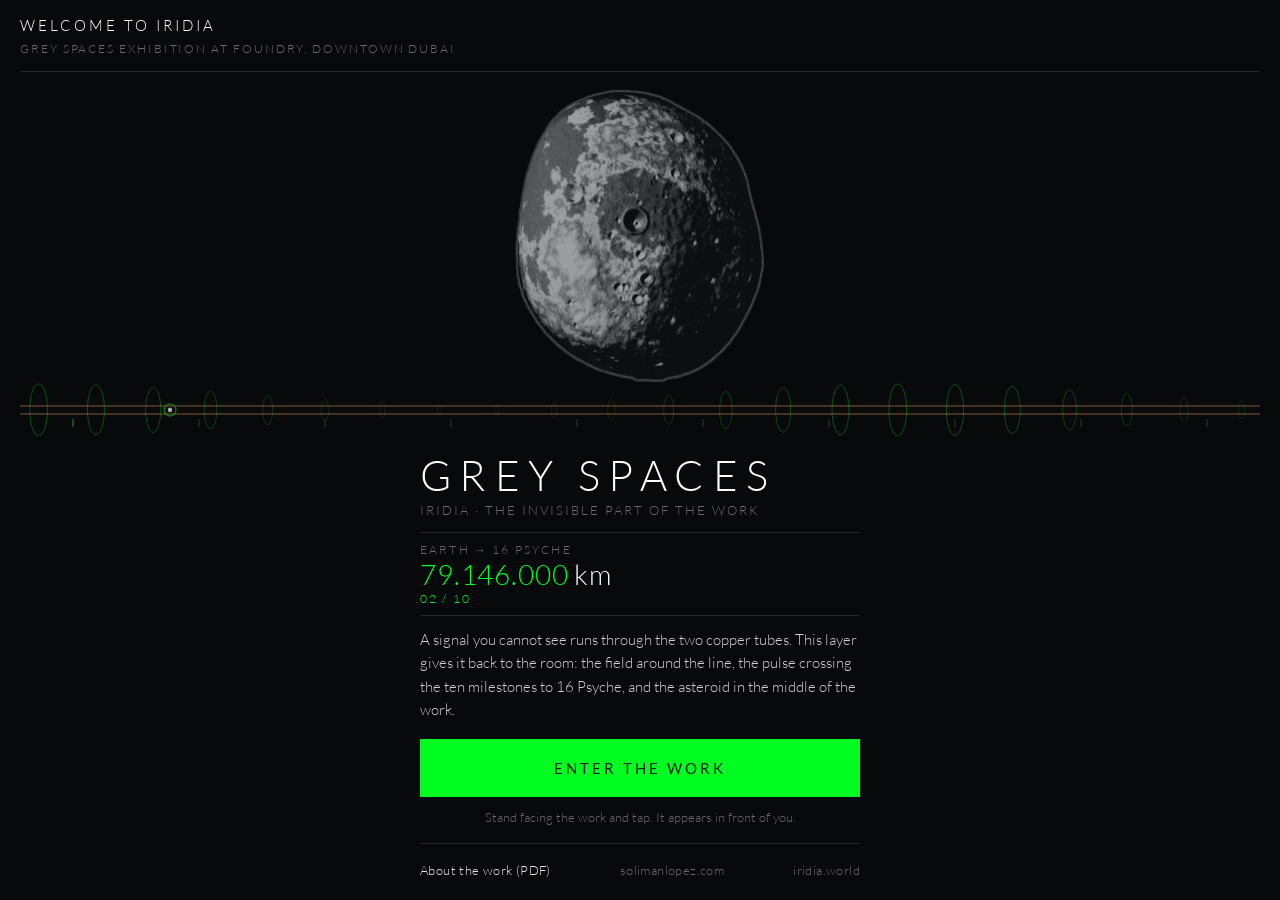
<file: index.html>
<!doctype html>
<html lang="en">
<head>
<meta charset="utf-8">
<meta name="viewport" content="width=device-width, initial-scale=1, maximum-scale=1, viewport-fit=cover">
<meta name="theme-color" content="#07090b">
<meta name="description" content="GREY SPACES — the radio-frequency field and asteroid 16 Psyche, overlaid on the installation. Grey Spaces Exhibition at Foundry Downtown Dubai.">
<title>GREY SPACES · AR</title>
<link rel="preload" href="css/fuentes/lato-latin-300-normal.woff2" as="font" type="font/woff2" crossorigin>
<link rel="preload" href="img/psyche-mezzotint.webp" as="image">
<link rel="stylesheet" href="css/app.css">
<script type="importmap">
{
  "imports": {
    "three": "./vendor/three/three.module.js",
    "three/addons/": "./vendor/three/addons/",
    "mindar-image-three": "./vendor/mindar/mindar-image-three.prod.js"
  }
}
</script>
</head>
<body>

<div id="ar"></div>

<!-- Welcome ------------------------------------------------------------- -->
<section id="portada">
  <header class="cabecera">
    <span class="kicker">Welcome to IRIDIA</span>
    <span class="lugar">Grey Spaces Exhibition at Foundry, Downtown Dubai</span>
  </header>

  <canvas id="cielo" aria-hidden="true"></canvas>

  <div class="marco">
    <h1 id="titulo">GREY SPACES</h1>
    <p id="subtitulo"></p>

    <div class="lectura" aria-live="off">
      <span class="lectura-eti">Earth → 16 Psyche</span>
      <span class="lectura-num"><strong id="contador">39.573.000</strong> km</span>
      <span class="lectura-hito" id="contador-hito">01 / 10</span>
    </div>

    <p class="cuerpo">
      A signal you cannot see runs through the two copper tubes. This layer
      gives it back to the room: the field around the line, the pulse crossing
      the ten milestones to 16 Psyche, and the asteroid in the middle of the work.
    </p>

    <button id="btn-entrar">Enter the work</button>
    <p class="pista">Stand facing the work and tap. It appears in front of you.</p>
    <p id="error"></p>

    <nav class="enlaces" aria-label="Links"></nav>
  </div>
</section>

<!-- Overlay: a viewfinder. Status top-left, iridia.world top-centre, the
     three calls to action pinned to the bottom edge, layers bottom-right. -->
<div class="visor" aria-hidden="true"><i></i><i></i><i></i><i></i></div>

<div id="estado" class="estado buscando">
  <span class="punto"></span><span id="estado-texto">Searching</span>
</div>

<a id="cta-iridia" class="cta cta-arriba" target="_blank" rel="noopener">iridia.world</a>

<div id="pie">
  <span id="pie-frec"></span>
  <strong id="pie-dato"></strong>
  <span id="pie-luz"></span>
</div>

<nav class="borde-abajo" aria-label="Links">
  <a id="cta-artista" class="cta" target="_blank" rel="noopener">Solimán López</a>
  <a id="cta-pdf" class="cta cta-principal" target="_blank" rel="noopener">About the work · PDF</a>
  <button id="btn-recolocar" class="cta" aria-label="Put the work in front of you again">Centre</button>
  <button id="btn-capas" class="cta" aria-label="Layers">Layers</button>
</nav>
<div id="capas"></div>

<div id="aviso"></div>

<!-- Calibration ----------------------------------------------------------- -->
<div id="calibrar">
  <header>
    <strong>Trigger calibration</strong>
    <button id="cal-cerrar" aria-label="Close">close</button>
  </header>
  <select id="cal-marcador"></select>
  <div id="cal-campos"></div>
  <p class="cal-nota">
    Turn on the <em>Alignment guide</em> layer and move the values until the
    wireframe sits on the real tubes. Then copy and paste into js/config.js.
  </p>
  <button id="cal-copiar">Copy calibration</button>
</div>

<script type="module" src="js/main.js"></script>
</body>
</html>
</file>
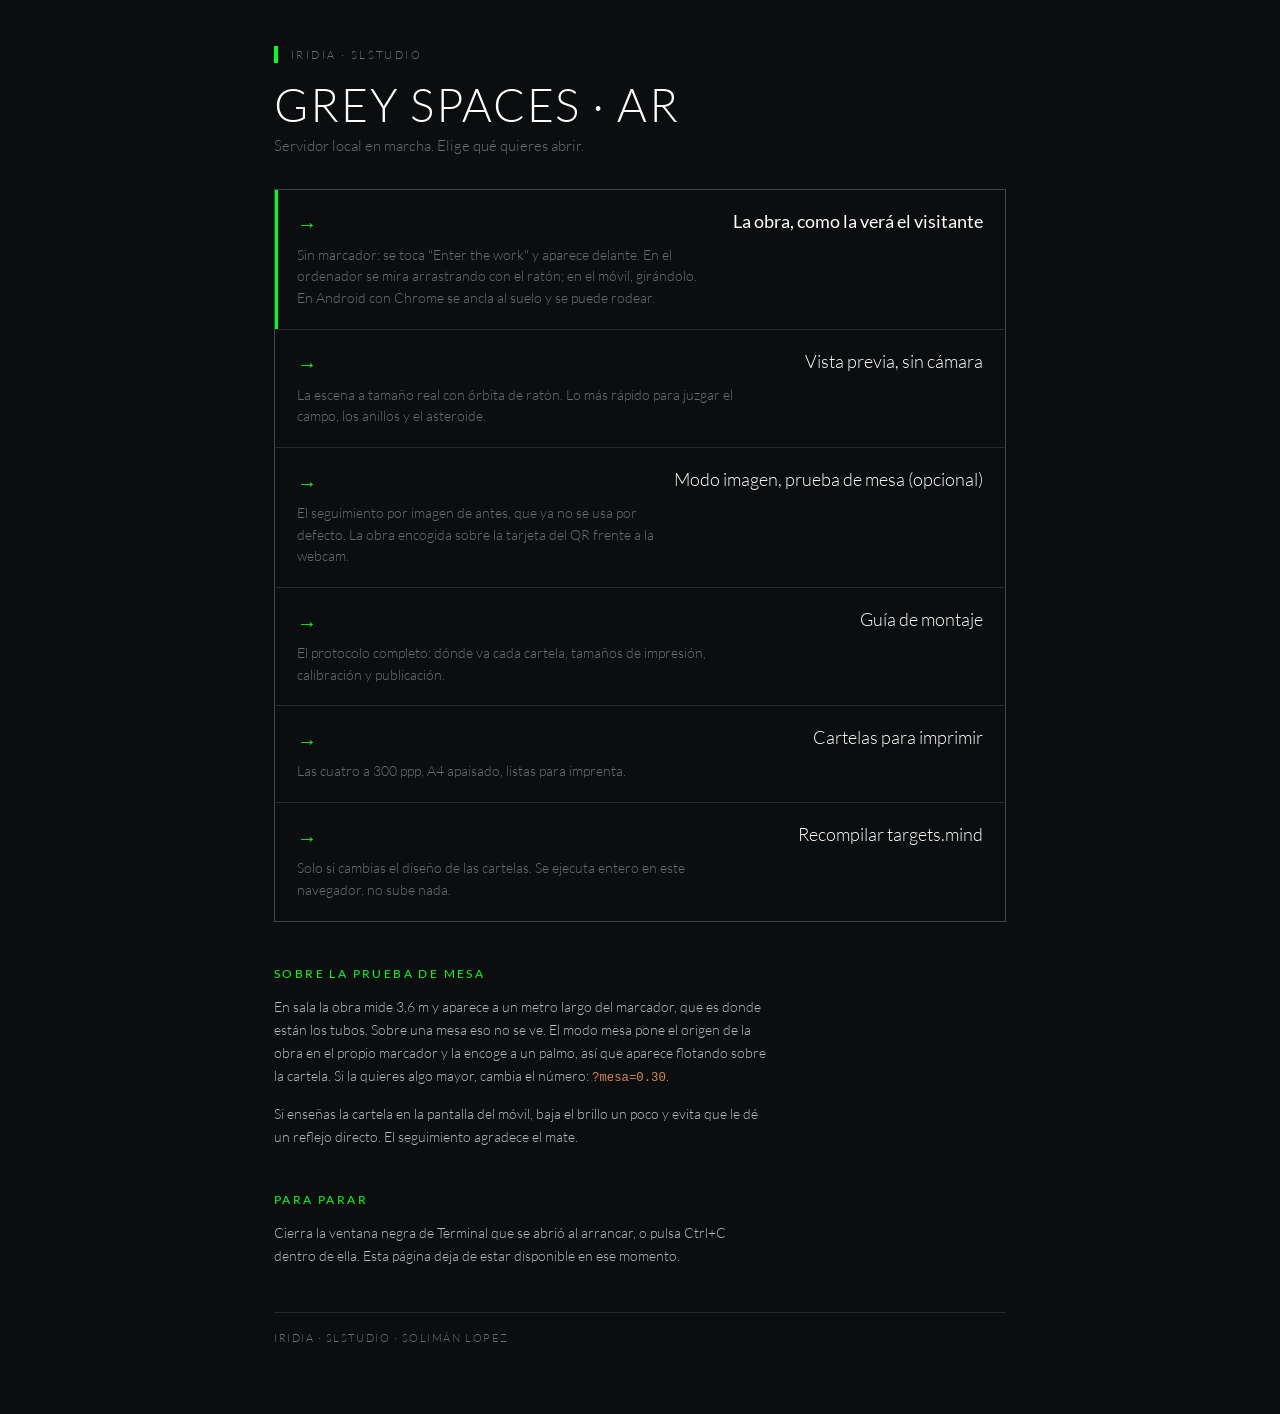
<file: inicio.html>
<!doctype html>
<html lang="es">
<head>
<meta charset="utf-8">
<meta name="viewport" content="width=device-width, initial-scale=1">
<title>GREY SPACES · AR — inicio</title>
<link rel="stylesheet" href="css/app.css">
<style>
  body { display: block; overflow-y: auto; }
  .hoja { max-width: 780px; margin: 0 auto; padding: 46px 24px 70px; }

  .marca {
    display: flex; align-items: center; gap: 13px;
    font-size: 11px; letter-spacing: .22em; text-transform: uppercase;
    color: var(--gris-tenue);
  }
  .marca .claim { width: 4px; height: 17px; background: var(--campo); }

  h1 {
    margin: 16px 0 6px; font-size: clamp(30px, 6vw, 46px); font-weight: 300;
    letter-spacing: .04em; color: #fff;
  }
  .sub { margin: 0 0 34px; font-size: 15px; color: var(--gris-tenue); }

  .rejilla { display: grid; gap: 1px; background: var(--linea); border: 1px solid var(--linea); }
  a.opcion {
    display: grid; grid-template-columns: 1fr auto; align-items: center; gap: 6px 18px;
    padding: 20px 22px; background: var(--fondo);
    color: inherit; text-decoration: none;
    transition: background .18s ease;
  }
  a.opcion:hover, a.opcion:focus-visible { background: #12171a; outline: 0; }
  a.opcion:focus-visible { box-shadow: inset 3px 0 0 var(--campo); }
  a.opcion .t { font-size: 18px; color: #fff; }
  a.opcion .d {
    grid-column: 1; font-size: 14px; line-height: 1.55; color: var(--gris-tenue);
    max-width: 56ch;
  }
  a.opcion .flecha { grid-row: 1 / span 2; color: var(--campo); font-size: 20px; }
  a.opcion.principal { box-shadow: inset 3px 0 0 var(--campo); }
  a.opcion.principal .t { font-weight: 400; }

  h2 {
    margin: 44px 0 14px; font-size: 12px; letter-spacing: .2em;
    text-transform: uppercase; color: var(--campo); font-weight: 400;
  }
  .nota { font-size: 14px; line-height: 1.65; color: #b3bbc1; max-width: 62ch; }
  .nota + .nota { margin-top: 12px; }
  .nota code {
    font-family: ui-monospace, SFMono-Regular, Menlo, monospace; font-size: .88em;
    color: var(--cobre);
  }
  .pie-inicio {
    margin-top: 44px; padding-top: 18px; border-top: 1px solid var(--linea);
    font-size: 11px; letter-spacing: .14em; text-transform: uppercase;
    color: var(--gris-tenue);
  }
</style>
</head>
<body>
<div class="hoja">

  <div class="marca"><span class="claim"></span><span>IRIDIA · SLStudio</span></div>
  <h1>GREY SPACES · AR</h1>
  <p class="sub">Servidor local en marcha. Elige qué quieres abrir.</p>

  <div class="rejilla">

    <a class="opcion principal" href="index.html">
      <span class="t">La obra, como la verá el visitante</span>
      <span class="flecha">→</span>
      <span class="d">Sin marcador: se toca "Enter the work" y aparece delante. En el
        ordenador se mira arrastrando con el ratón; en el móvil, girándolo.
        En Android con Chrome se ancla al suelo y se puede rodear.</span>
    </a>

    <a class="opcion" href="index.html?previa=1">
      <span class="t">Vista previa, sin cámara</span>
      <span class="flecha">→</span>
      <span class="d">La escena a tamaño real con órbita de ratón. Lo más rápido para
        juzgar el campo, los anillos y el asteroide.</span>
    </a>

    <a class="opcion" href="index.html?modo=imagen&amp;mesa=1">
      <span class="t">Modo imagen, prueba de mesa (opcional)</span>
      <span class="flecha">→</span>
      <span class="d">El seguimiento por imagen de antes, que ya no se usa por defecto.
        La obra encogida sobre la tarjeta del QR frente a la webcam.</span>
    </a>

    <a class="opcion" href="guia-ar.html">
      <span class="t">Guía de montaje</span>
      <span class="flecha">→</span>
      <span class="d">El protocolo completo: dónde va cada cartela, tamaños de
        impresión, calibración y publicación.</span>
    </a>

    <a class="opcion" href="targets/imprimir/">
      <span class="t">Cartelas para imprimir</span>
      <span class="flecha">→</span>
      <span class="d">Las cuatro a 300 ppp, A4 apaisado, listas para imprenta.</span>
    </a>

    <a class="opcion" href="tools/compilar.html">
      <span class="t">Recompilar targets.mind</span>
      <span class="flecha">→</span>
      <span class="d">Solo si cambias el diseño de las cartelas. Se ejecuta entero en
        este navegador, no sube nada.</span>
    </a>

  </div>

  <h2>Sobre la prueba de mesa</h2>
  <p class="nota">
    En sala la obra mide 3,6 m y aparece a un metro largo del marcador, que es donde
    están los tubos. Sobre una mesa eso no se ve. El modo mesa pone el origen de la
    obra en el propio marcador y la encoge a un palmo, así que aparece flotando sobre
    la cartela. Si la quieres algo mayor, cambia el número: <code>?mesa=0.30</code>.
  </p>
  <p class="nota">
    Si enseñas la cartela en la pantalla del móvil, baja el brillo un poco y evita
    que le dé un reflejo directo. El seguimiento agradece el mate.
  </p>

  <h2>Para parar</h2>
  <p class="nota">
    Cierra la ventana negra de Terminal que se abrió al arrancar, o pulsa
    Ctrl+C dentro de ella. Esta página deja de estar disponible en ese momento.
  </p>

  <div class="pie-inicio">IRIDIA · SLStudio · Solimán López</div>

</div>
</body>
</html>
</file>
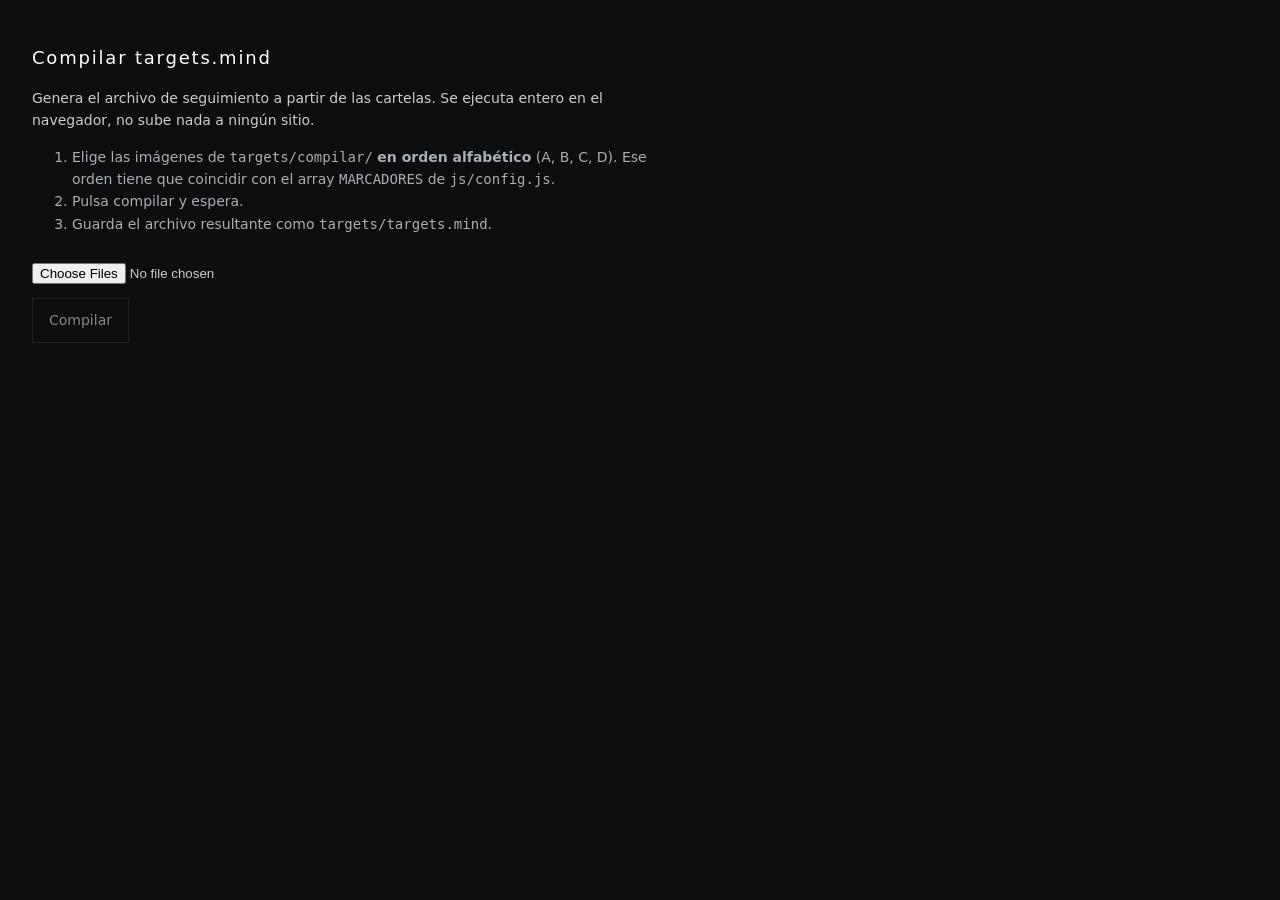
<file: tools/compilar.html>
<!doctype html>
<html lang="es">
<head>
<meta charset="utf-8">
<title>Compilar targets.mind — GREY SPACES</title>
<style>
  body { font: 14px/1.6 system-ui, sans-serif; background:#0b0d0f; color:#c9ced2;
         margin:0; padding:32px; }
  h1 { font-size:18px; font-weight:400; letter-spacing:.1em; color:#fff; }
  .caja { max-width:640px; }
  input[type=file] { margin:14px 0; color:#c9ced2; }
  button { padding:10px 16px; background:transparent; color:#fff;
           border:1px solid #00ff21; font:inherit; cursor:pointer; }
  button:disabled { opacity:.5; border-color:#333; cursor:default; }
  #log { white-space:pre-wrap; margin-top:18px; font-family:ui-monospace,monospace;
         font-size:12px; color:#8f979d; }
  ol { color:#a8afb5; }
</style>
</head>
<body>
<div class="caja">
  <h1>Compilar targets.mind</h1>
  <p>Genera el archivo de seguimiento a partir de las cartelas. Se ejecuta entero
     en el navegador, no sube nada a ningún sitio.</p>
  <ol>
    <li>Elige las imágenes de <code>targets/compilar/</code> <strong>en orden
        alfabético</strong> (A, B, C, D). Ese orden tiene que coincidir con el
        array <code>MARCADORES</code> de <code>js/config.js</code>.</li>
    <li>Pulsa compilar y espera.</li>
    <li>Guarda el archivo resultante como <code>targets/targets.mind</code>.</li>
  </ol>
  <input type="file" id="ficheros" accept="image/*" multiple>
  <br>
  <button id="ir" disabled>Compilar</button>
  <div id="log"></div>
</div>

<script type="module">
import { Compiler } from '../vendor/mindar/mindar-image.prod.js';

const log = (m) => { document.querySelector('#log').textContent += m + '\n'; };
const ficheros = document.querySelector('#ficheros');
const ir = document.querySelector('#ir');
let imagenes = [];

async function cargar(file) {
  return new Promise((res, rej) => {
    const img = new Image();
    img.onload = () => res(img);
    img.onerror = rej;
    img.src = URL.createObjectURL(file);
  });
}

ficheros.addEventListener('change', async () => {
  const files = [...ficheros.files].sort((a, b) => a.name.localeCompare(b.name));
  imagenes = [];
  for (const f of files) {
    const img = await cargar(f);
    imagenes.push(img);
    log(`${f.name}  ${img.width}x${img.height}`);
  }
  ir.disabled = imagenes.length === 0;
});

ir.addEventListener('click', () => compilar(imagenes));

async function compilar(imgs) {
  ir.disabled = true;
  const compiler = new Compiler();
  const t0 = performance.now();
  await compiler.compileImageTargets(imgs, (p) => {
    if (Math.round(p) % 10 === 0) log(`  ${Math.round(p)} %`);
  });
  const buffer = await compiler.exportData();
  log(`listo en ${((performance.now() - t0) / 1000).toFixed(1)} s · ` +
      `${(buffer.byteLength / 1024).toFixed(0)} KB`);
  const url = URL.createObjectURL(new Blob([buffer]));
  const a = document.createElement('a');
  a.href = url; a.download = 'targets.mind'; a.textContent = 'Descargar targets.mind';
  a.style.cssText = 'display:block;margin-top:14px;color:#00ff21';
  document.querySelector('.caja').appendChild(a);
  window.__mind = buffer;
  window.__hecho = true;
}

window.__compilarDesdeRutas = async (rutas) => {
  const imgs = [];
  for (const r of rutas) {
    const img = new Image();
    await new Promise((res, rej) => { img.onload = res; img.onerror = rej; img.src = r; });
    imgs.push(img);
    log(`${r}  ${img.width}x${img.height}`);
  }
  await compilar(imgs);
};
</script>
</body>
</html>
</file>
<file: css/app.css>
/* Lato autoalojada: en sala no se puede depender de que haya red buena.
   Es la misma tipografía que llevan pegada los bloques de la instalación. */
@font-face {
  font-family: 'Lato'; font-style: normal; font-weight: 300; font-display: swap;
  src: url('fuentes/lato-latin-300-normal.woff2') format('woff2');
}
@font-face {
  font-family: 'Lato'; font-style: normal; font-weight: 400; font-display: swap;
  src: url('fuentes/lato-latin-400-normal.woff2') format('woff2');
}

/* GREY SPACES · AR — superposición
   Gris de la pieza, cobre de los tubos, frío de la señal. */

:root {
  --fondo: #0b0d0f;
  --gris: #babfc4;
  --gris-tenue: rgba(186, 191, 196, 0.55);
  --cobre: #d08b4f;
  --campo: #00ff21;   /* el verde de IRIDIA */
  --claiming: #ff4d3d;
  --linea: rgba(186, 191, 196, 0.16);
  --safe-b: env(safe-area-inset-bottom, 0px);
  --safe-t: env(safe-area-inset-top, 0px);
}

* { box-sizing: border-box; }

html, body {
  margin: 0; padding: 0; height: 100%;
  background: var(--fondo);
  color: var(--gris);
  font-family: Lato, "Helvetica Neue", Arial, sans-serif;
  font-weight: 300;
  -webkit-font-smoothing: antialiased;
  overscroll-behavior: none;
  touch-action: manipulation;
}

#ar {
  position: fixed; inset: 0;
  width: 100%; height: 100%;
  overflow: hidden;
}
#ar video, #ar canvas { object-fit: cover; }

/* ---------- Portada ----------
   Una cartela: cabecera, imagen, texto. Sin brillos ni degradados; el único
   movimiento es el de la señal. */
#portada {
  position: fixed; inset: 0; z-index: 40;
  display: grid; grid-template-rows: auto 1fr auto;
  padding: calc(16px + var(--safe-t)) 20px calc(16px + var(--safe-b));
  background: #07090b;
  overflow: hidden;
  transition: opacity .6s ease, visibility .6s;
}
#portada.fuera { opacity: 0; visibility: hidden; pointer-events: none; }
#cielo { display: block; width: 100%; height: 100%; min-height: 0; }

.cabecera {
  display: grid; gap: 5px;
  padding-bottom: 14px; border-bottom: 1px solid var(--linea);
  font-size: 12px; letter-spacing: .16em; text-transform: uppercase;
  color: var(--gris-tenue); line-height: 1.35;
}
.cabecera .kicker { color: #fff; font-size: 15px; letter-spacing: .2em; }

.marco { width: 100%; max-width: 440px; justify-self: center; animation: aparecer 1s .2s ease both; }

h1 {
  margin: 16px 0 4px; font-size: clamp(30px, 8.6vw, 42px); font-weight: 300;
  letter-spacing: .2em; color: #fff; line-height: 1.1; white-space: nowrap;
}
#subtitulo {
  margin: 0 0 14px; font-size: 12.5px; letter-spacing: .16em;
  text-transform: uppercase; color: var(--gris-tenue);
}

.lectura {
  display: grid; grid-template-columns: 1fr auto; gap: 0 12px; align-items: baseline;
  padding: 9px 0; margin-bottom: 12px;
  border-top: 1px solid var(--linea); border-bottom: 1px solid var(--linea);
  font-variant-numeric: tabular-nums;
}
.lectura-eti { font-size: 12px; letter-spacing: .18em; text-transform: uppercase; color: var(--gris-tenue); }
.lectura-hito { font-size: 12px; letter-spacing: .18em; color: var(--campo); }
.lectura-num { grid-column: 1 / -1; font-size: 28px; letter-spacing: .03em; color: #fff; }
.lectura-num strong { font-weight: 300; color: var(--campo); }

.cuerpo { margin: 0 0 18px; font-size: 15px; line-height: 1.55; color: #cfd4d8; }

#btn-entrar {
  width: 100%; min-height: 58px; padding: 16px 18px;
  background: var(--campo); color: #041a08;
  border: 1px solid var(--campo);
  font: inherit; font-size: 15px; font-weight: 400; letter-spacing: .2em; text-transform: uppercase;
  cursor: pointer; transition: background .2s ease, color .2s ease;
}
#btn-entrar:active:not(:disabled) { background: #fff; border-color: #fff; }
#btn-entrar:disabled { background: transparent; color: var(--gris-tenue); border-color: var(--linea); cursor: default; }

.pista { margin: 12px 0 0; font-size: 13px; color: var(--gris-tenue); text-align: center; }

#error { margin: 12px 0 0; font-size: 13px; line-height: 1.5; color: var(--claiming); display: none; }
#error.visible { display: block; }

@keyframes aparecer { from { opacity: 0; } to { opacity: 1; } }

/* Móviles bajos (iPhone SE y similares): menos aire, el asteroide manda. */
@media (max-height: 720px) {
  .marco { margin-top: 8px; }
  h1 { margin-top: 8px; }
  #subtitulo { margin-bottom: 8px; }
  .lectura { padding: 6px 0; margin-bottom: 8px; }
  .lectura-num { font-size: 20px; }
  .cuerpo { font-size: 13px; line-height: 1.45; margin-bottom: 10px; }
  #btn-entrar { padding: 12px 18px; }
  .pista { margin-top: 6px; }
  .enlaces { margin-top: 8px; padding-top: 6px; }
}

/* ---------- Enlaces permanentes ---------- */
.enlaces {
  display: flex; flex-wrap: wrap; justify-content: space-between; gap: 4px 10px;
  margin-top: 18px; padding-top: 12px; border-top: 1px solid var(--linea);
  font-size: 13px; letter-spacing: .03em;
}
.enlaces a { color: var(--gris-tenue); text-decoration: none; padding: 6px 0; }
.enlaces a:hover, .enlaces a:focus-visible { color: #fff; }
.enlaces a.pdf { color: #e6e9eb; }


/* ---------- El visor ----------
   La vista AR es un visor de cámara: cuatro esquinas finas, el estado arriba
   a la izquierda, iridia.world arriba en el centro, y abajo, pegados al
   borde, los tres botones: el artista a la izquierda, el PDF en el centro
   (el principal, en el verde), las capas a la derecha. Todo grande: se usa
   de pie, con el brazo estirado. */
.visor { position: fixed; inset: 0; z-index: 15; pointer-events: none; }
.visor i {
  position: absolute; width: 22px; height: 22px;
  border: 1px solid rgba(230, 233, 235, .55);
}
.visor i:nth-child(1) { top: calc(14px + var(--safe-t)); left: 14px; border-right: 0; border-bottom: 0; }
.visor i:nth-child(2) { top: calc(14px + var(--safe-t)); right: 14px; border-left: 0; border-bottom: 0; }
.visor i:nth-child(3) { bottom: calc(14px + var(--safe-b)); left: 14px; border-right: 0; border-top: 0; }
.visor i:nth-child(4) { bottom: calc(14px + var(--safe-b)); right: 14px; border-left: 0; border-top: 0; }

/* Botón del visor: rectángulo, borde fino, sin sombras ni esquinas. */
.cta {
  display: inline-flex; align-items: center; justify-content: center;
  min-height: 48px; padding: 12px 18px;
  background: rgba(8, 10, 12, .74);
  backdrop-filter: blur(10px); -webkit-backdrop-filter: blur(10px);
  border: 1px solid rgba(230, 233, 235, .38); color: #fff;
  font: inherit; font-size: 13px; letter-spacing: .16em; text-transform: uppercase;
  text-decoration: none; cursor: pointer; white-space: nowrap;
  -webkit-tap-highlight-color: transparent;
}
.cta:active { background: rgba(230, 233, 235, .92); color: #07090b; }
.cta-principal { background: var(--campo); border-color: var(--campo); color: #041a08; font-weight: 400; }
.cta-principal:active { background: #fff; border-color: #fff; }
.cta-arriba {
  position: fixed; z-index: 20; top: calc(22px + var(--safe-t)); left: 50%; transform: translateX(-50%);
}

.borde-abajo {
  position: fixed; z-index: 20; left: 22px; right: 22px;
  bottom: calc(22px + var(--safe-b));
  display: grid; grid-template-columns: auto 1fr auto; gap: 8px; align-items: stretch;
}
/* El PDF, el principal, ocupa todo el ancho justo encima del borde; en el
   borde mismo, el artista a la izquierda, "Centre" en medio (vuelve a poner
   la obra delante) y las capas a la derecha. */
.borde-abajo .cta-principal { grid-column: 1 / -1; grid-row: 1; }
#cta-artista { grid-row: 2; grid-column: 1; }
#btn-recolocar { grid-row: 2; grid-column: 2; justify-self: center; }
#btn-capas { grid-row: 2; grid-column: 3; }
@media (max-width: 400px) {
  .cta { font-size: 12px; letter-spacing: .12em; padding: 12px 14px; }
}

/* ---------- Estado del anclaje ---------- */
.estado {
  position: fixed; z-index: 20;
  top: calc(22px + var(--safe-t)); left: 22px;
  display: inline-flex; align-items: center; gap: 10px;
  min-height: 48px; padding: 12px 16px;
  background: rgba(8, 10, 12, .74);
  backdrop-filter: blur(10px); -webkit-backdrop-filter: blur(10px);
  border: 1px solid rgba(230, 233, 235, .38);
  font-size: 13px; letter-spacing: .08em; color: #fff;
  transition: opacity .4s ease;
}
.estado .punto {
  width: 9px; height: 9px; border-radius: 50%;
  background: var(--gris-tenue);
}
.estado.buscando .punto { background: var(--gris-tenue); animation: latir 1.6s infinite; }
.estado.ok .punto { background: var(--campo); }
.estado.reten .punto { background: var(--cobre); animation: latir 1s infinite; }
.estado.apunta .punto { background: var(--campo); animation: latir 1.1s infinite; }
@keyframes latir { 0%,100% { opacity: 1 } 50% { opacity: .25 } }

/* En pantallas estrechas el estado y iridia.world se pisan: iridia.world baja
   a la derecha del estado, alineado al borde. */
@media (max-width: 430px) {
  .cta-arriba { left: auto; right: 22px; transform: none; }
}

/* ---------- Centre (modos libre y giro) ---------- */
#btn-recolocar { visibility: hidden; }
body.libre #btn-recolocar, body.giro #btn-recolocar { visibility: visible; }

/* ---------- Capas ---------- */
#capas {
  position: fixed; z-index: 21;
  right: 22px; bottom: calc(136px + var(--safe-b));
  display: grid; gap: 1px;
  opacity: 0; visibility: hidden; transform: translateY(6px);
  transition: opacity .25s ease, transform .25s ease, visibility .25s;
}
#capas.abierto { opacity: 1; visibility: visible; transform: none; }
.capa {
  min-height: 44px; padding: 10px 16px; min-width: 200px; text-align: left;
  background: rgba(8, 10, 12, .84);
  backdrop-filter: blur(10px); -webkit-backdrop-filter: blur(10px);
  border: 1px solid rgba(230, 233, 235, .38); border-bottom: 0;
  color: var(--gris-tenue); font: inherit; font-size: 13px; letter-spacing: .06em;
  cursor: pointer;
}
#capas .capa:last-child { border-bottom: 1px solid rgba(230, 233, 235, .38); }
.capa.on { color: #fff; box-shadow: inset 3px 0 0 var(--campo); }

/* ---------- Pie: el dato del hito ---------- */
#pie {
  position: fixed; z-index: 20;
  left: 50%; transform: translateX(-50%); bottom: calc(142px + var(--safe-b));
  display: grid; justify-items: center; gap: 3px;
  padding: 10px 18px; pointer-events: none;
  background: rgba(8, 10, 12, .74);
  backdrop-filter: blur(10px); -webkit-backdrop-filter: blur(10px);
  border: 1px solid rgba(230, 233, 235, .38);
  opacity: 0; transition: opacity .35s ease;
}
#pie.visible { opacity: 1; }
#pie-frec { font-size: 12px; letter-spacing: .18em; color: #dfe3e6; text-transform: uppercase; text-shadow: 0 1px 10px rgba(0, 0, 0, .9); }
#pie-dato {
  font-weight: 300; font-size: 24px; letter-spacing: .04em; color: #fff;
  text-shadow: 0 1px 14px rgba(0, 0, 0, .9); white-space: nowrap;
}
#pie-luz { font-size: 13px; letter-spacing: .08em; color: var(--campo); text-shadow: 0 1px 10px rgba(0, 0, 0, .9); }

/* ---------- Aviso ---------- */
#aviso {
  position: fixed; z-index: 30;
  left: 50%; bottom: calc(210px + var(--safe-b));
  transform: translate(-50%, 8px);
  padding: 13px 20px; max-width: 88vw;
  background: rgba(8, 10, 12, .86);
  border: 1px solid var(--linea);
  font-size: 15px; color: #e7eaec; text-align: center;
  opacity: 0; visibility: hidden;
  transition: opacity .3s ease, transform .3s ease, visibility .3s;
}
#aviso.visible { opacity: 1; visibility: visible; transform: translate(-50%, 0); }

/* ---------- Calibración ---------- */
#calibrar {
  position: fixed; z-index: 35;
  left: 0; right: 0; bottom: 0;
  max-height: 74vh; overflow: auto;
  padding: 16px 16px calc(20px + var(--safe-b));
  background: rgba(8, 10, 12, .93);
  backdrop-filter: blur(14px); -webkit-backdrop-filter: blur(14px);
  border-top: 1px solid var(--linea);
  transform: translateY(101%);
  transition: transform .35s cubic-bezier(.22, .8, .3, 1);
}
#calibrar.abierto { transform: none; }
#calibrar header {
  display: flex; justify-content: space-between; align-items: center;
  margin-bottom: 14px; font-size: 13px; letter-spacing: .1em; color: #fff;
}
#cal-cerrar {
  background: none; border: 1px solid var(--linea); color: var(--gris-tenue);
  font: inherit; font-size: 11px; padding: 5px 10px; cursor: pointer;
}
#cal-marcador {
  width: 100%; margin-bottom: 14px; padding: 10px;
  background: #12161a; color: #fff; border: 1px solid var(--linea);
  font: inherit; font-size: 13px;
}
.cal-fila {
  display: grid; grid-template-columns: 1fr auto; align-items: center;
  gap: 4px 10px; margin-bottom: 10px; font-size: 12px; color: var(--gris-tenue);
}
.cal-fila input { grid-column: 1 / -1; width: 100%; accent-color: var(--campo); }
.cal-fila output { font-variant-numeric: tabular-nums; color: #fff; }
.cal-nota { font-size: 11px; line-height: 1.5; color: var(--gris-tenue); margin: 4px 0 12px; }
.cal-nota em { color: var(--campo); font-style: normal; }
#cal-copiar {
  width: 100%; padding: 12px; background: transparent; color: #fff;
  border: 1px solid var(--campo); font: inherit; font-size: 12px;
  letter-spacing: .14em; text-transform: uppercase; cursor: pointer;
}

/* En previa no hace falta el indicador de anclaje. */
body.previa .estado, body.previa .visor, body.previa .cta-arriba, body.previa #cta-artista, body.previa #cta-pdf { display: none; }


@media (prefers-reduced-motion: reduce) {
  * { animation-duration: .01ms !important; transition-duration: .01ms !important; }
}
</file>
